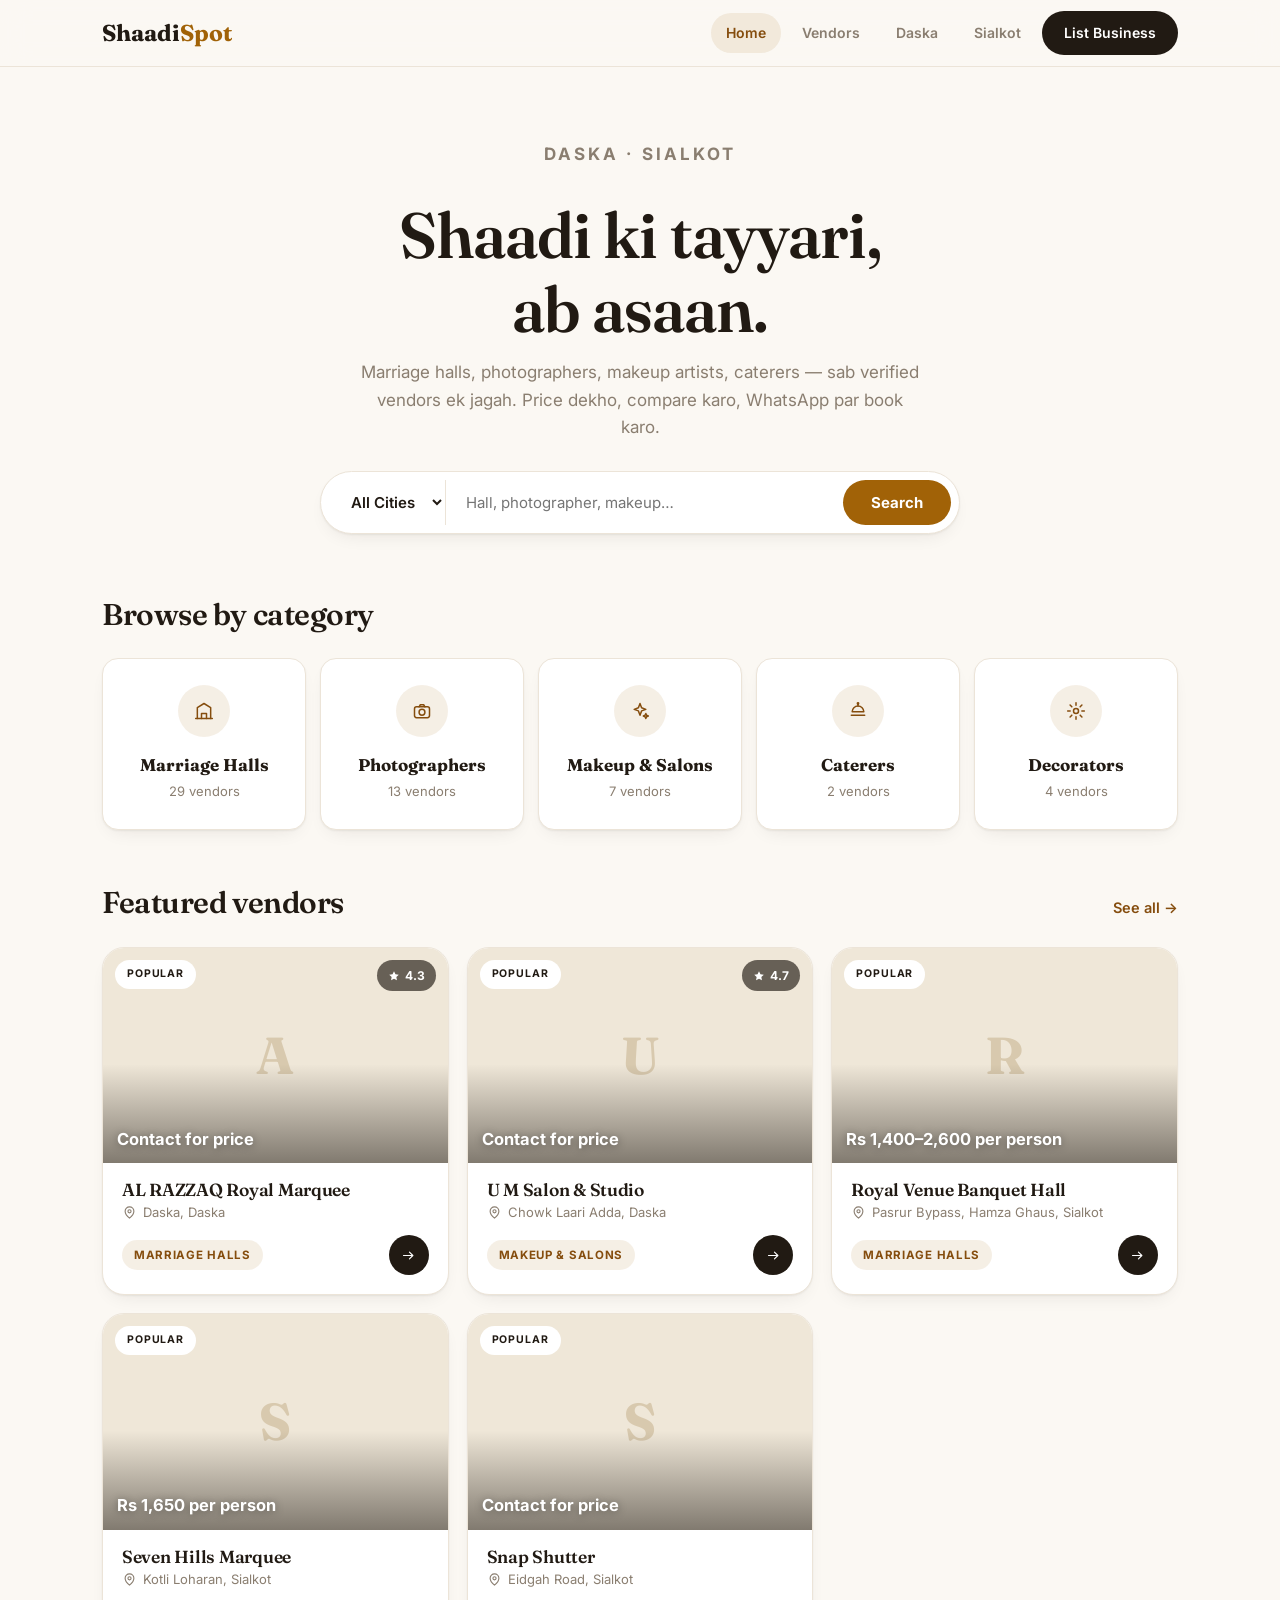
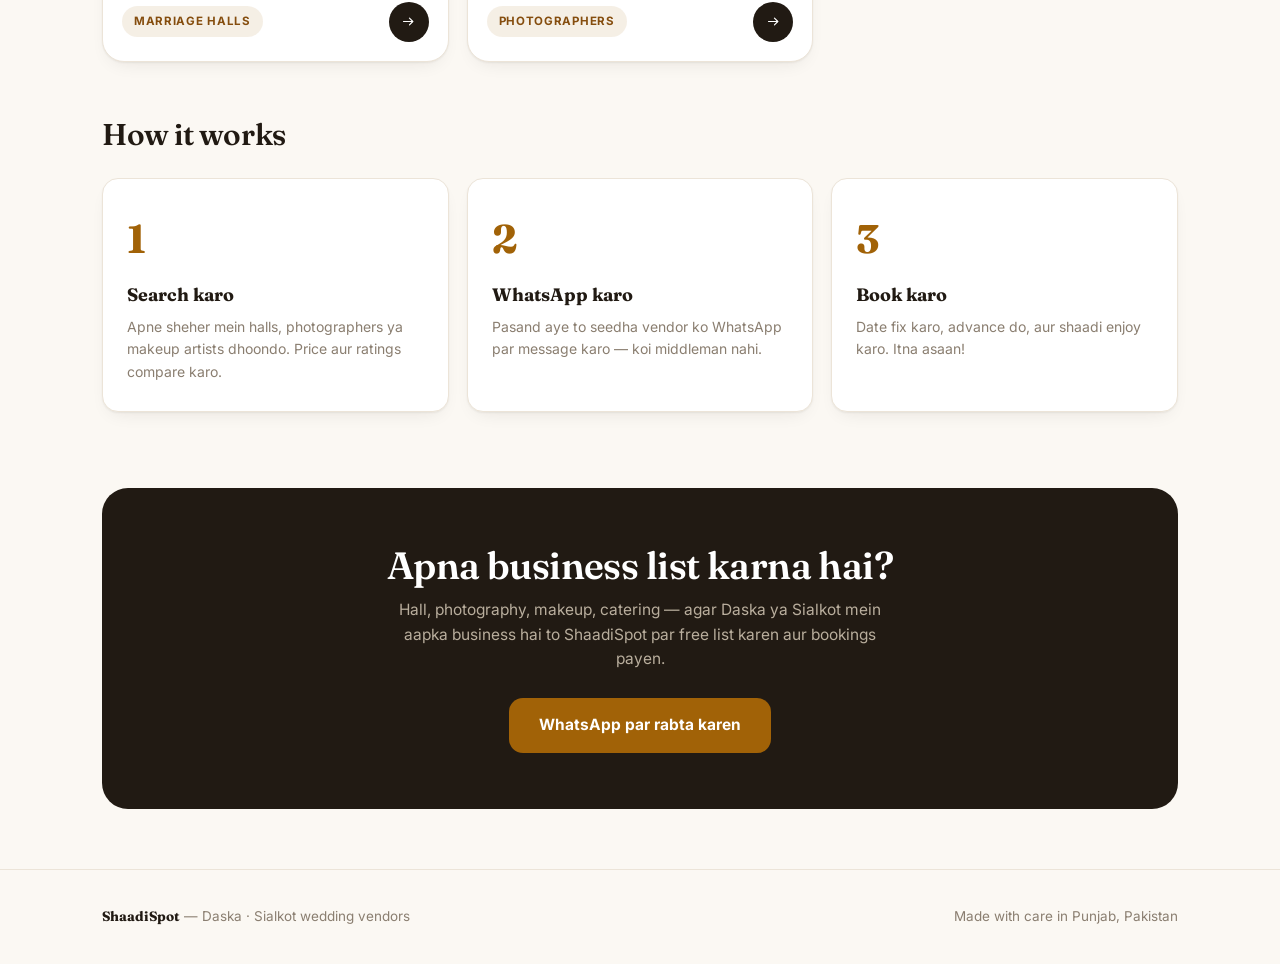
<file: index.html>
<!DOCTYPE html>
<html lang="en">
<head>
<meta charset="UTF-8">
<meta name="viewport" content="width=device-width, initial-scale=1.0">
<title>ShaadiSpot — Shaadi Vendors in Daska & Sialkot</title>
<meta name="description" content="Find marriage halls, photographers, makeup artists, caterers and decorators in Daska and Sialkot. Compare prices, check ratings, book on WhatsApp.">
<link rel="preconnect" href="https://fonts.googleapis.com">
<link href="https://fonts.googleapis.com/css2?family=Fraunces:opsz,wght@9..144,500;9..144,600;9..144,700&family=Inter:wght@400;500;600;700&display=swap" rel="stylesheet">
<link rel="stylesheet" href="css/style.css">
</head>
<body>
<nav class="nav"><div class="wrap nav-in">
  <a class="brand" href="index.html">Shaadi<em>Spot</em></a>
  <div class="nav-links">
    <a href="index.html" class="active">Home</a>
    <a href="vendors.html">Vendors</a>
    <a href="vendors.html?city=Daska">Daska</a>
    <a href="vendors.html?city=Sialkot">Sialkot</a>
    <a href="list-business.html" class="nav-cta">List Business</a>
  </div>
</div></nav>

<header class="hero"><div class="wrap">
  <p class="eyebrow">Daska · Sialkot</p>
  <h1>Shaadi ki tayyari,<br>ab asaan.</h1>
  <p>Marriage halls, photographers, makeup artists, caterers — sab verified vendors ek jagah. Price dekho, compare karo, WhatsApp par book karo.</p>
  <form class="searchbar" action="vendors.html" method="GET">
    <select name="city" aria-label="City">
      <option value="">All Cities</option>
      <option value="Daska">Daska</option>
      <option value="Sialkot">Sialkot</option>
    </select>
    <input name="q" placeholder="Hall, photographer, makeup…" autocomplete="off">
    <button type="submit">Search</button>
  </form>
</div></header>

<main class="wrap">
  <section class="sec" style="padding-top:10px">
    <div class="sec-head"><h2>Browse by category</h2></div>
    <div class="cats" id="cats"></div>
  </section>

  <section class="sec" style="padding-top:0">
    <div class="sec-head"><h2>Featured vendors</h2><a class="link" href="vendors.html">See all →</a></div>
    <div class="grid" id="featured"></div>
  </section>

  <section class="sec" style="padding-top:0">
    <div class="sec-head"><h2>How it works</h2></div>
    <div class="steps">
      <div class="step"><div class="n">1</div><b>Search karo</b><p>Apne sheher mein halls, photographers ya makeup artists dhoondo. Price aur ratings compare karo.</p></div>
      <div class="step"><div class="n">2</div><b>WhatsApp karo</b><p>Pasand aye to seedha vendor ko WhatsApp par message karo — koi middleman nahi.</p></div>
      <div class="step"><div class="n">3</div><b>Book karo</b><p>Date fix karo, advance do, aur shaadi enjoy karo. Itna asaan!</p></div>
    </div>
  </section>

  <section><div class="band">
    <h2>Apna business list karna hai?</h2>
    <p>Hall, photography, makeup, catering — agar Daska ya Sialkot mein aapka business hai to ShaadiSpot par free list karen aur bookings payen.</p>
    <a class="btn" id="listCta" href="#">WhatsApp par rabta karen</a>
  </div></section>
</main>

<footer><div class="wrap foot-in">
  <span><b style="font-family:var(--serif);color:var(--ink)">ShaadiSpot</b> — Daska · Sialkot wedding vendors</span>
  <span>Made with care in Punjab, Pakistan</span>
</div></footer>

<script src="js/app.js"></script>
<script>SS.home();</script>
</body>
</html>
</file>
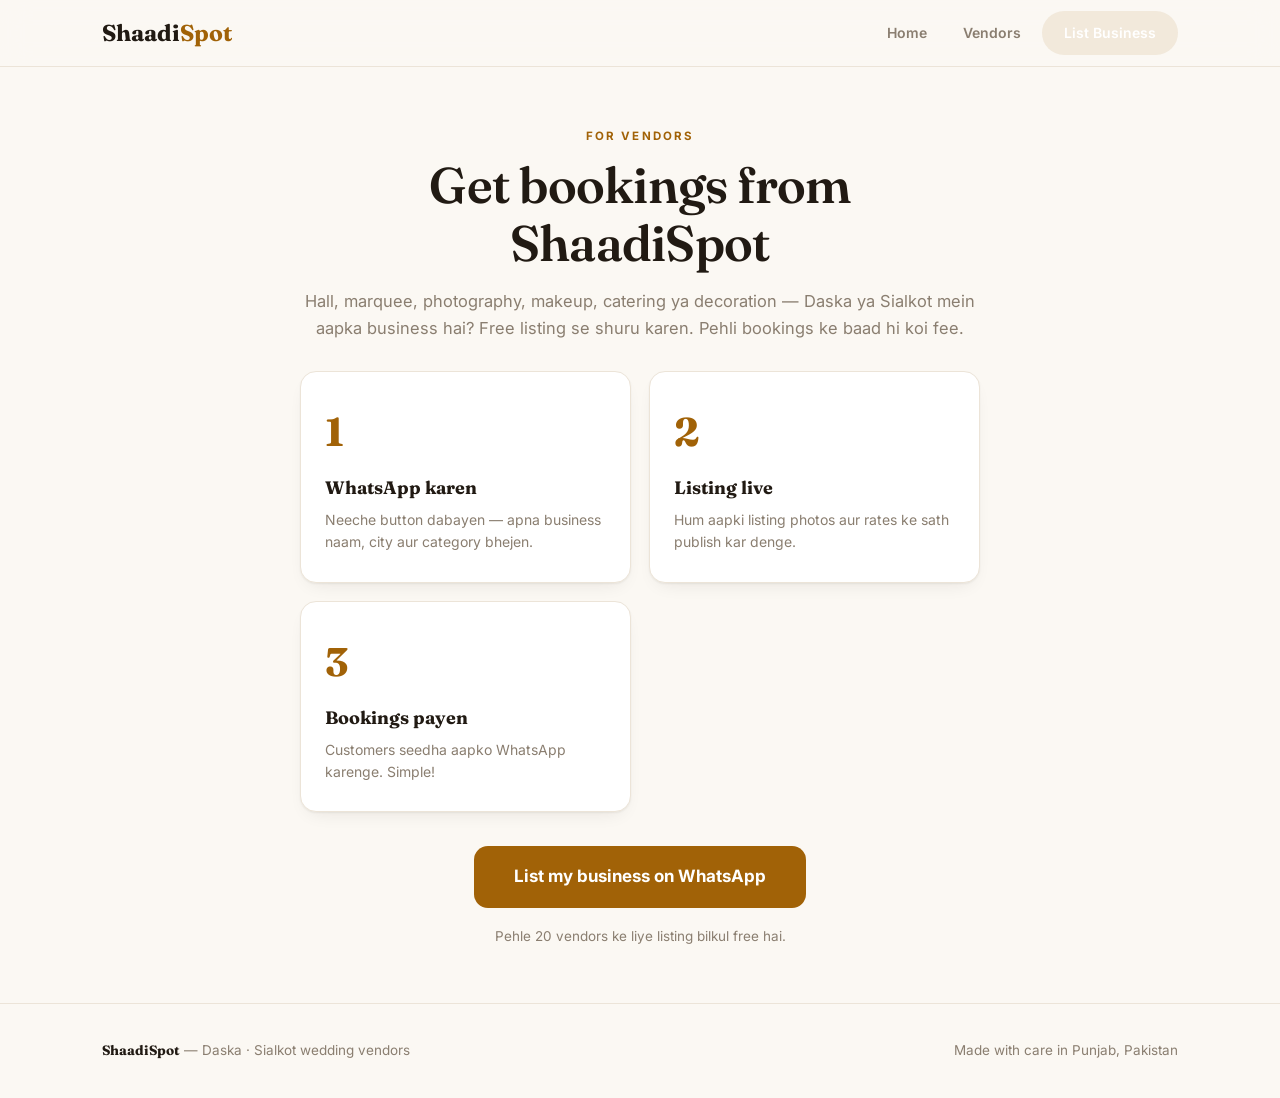
<file: list-business.html>
<!DOCTYPE html>
<html lang="en">
<head>
<meta charset="UTF-8">
<meta name="viewport" content="width=device-width, initial-scale=1.0">
<title>List Your Business — ShaadiSpot</title>
<link rel="preconnect" href="https://fonts.googleapis.com">
<link href="https://fonts.googleapis.com/css2?family=Fraunces:opsz,wght@9..144,500;9..144,600;9..144,700&family=Inter:wght@400;500;600;700&display=swap" rel="stylesheet">
<link rel="stylesheet" href="css/style.css">
</head>
<body>
<nav class="nav"><div class="wrap nav-in">
  <a class="brand" href="index.html">Shaadi<em>Spot</em></a>
  <div class="nav-links">
    <a href="index.html">Home</a>
    <a href="vendors.html">Vendors</a>
    <a href="list-business.html" class="nav-cta active">List Business</a>
  </div>
</div></nav>

<main class="wrap">
  <section class="sec" style="max-width:680px;margin:0 auto;text-align:center;padding-top:60px">
    <p class="eyebrow">For vendors</p>
    <h1 style="font-size:clamp(32px,5vw,50px);margin:12px 0 16px">Get bookings from ShaadiSpot</h1>
    <p style="color:var(--muted);font-size:16.5px;margin-bottom:30px">Hall, marquee, photography, makeup, catering ya decoration — Daska ya Sialkot mein aapka business hai? Free listing se shuru karen. Pehli bookings ke baad hi koi fee.</p>
    <div class="steps" style="text-align:left;margin-bottom:34px">
      <div class="step"><div class="n">1</div><b>WhatsApp karen</b><p>Neeche button dabayen — apna business naam, city aur category bhejen.</p></div>
      <div class="step"><div class="n">2</div><b>Listing live</b><p>Hum aapki listing photos aur rates ke sath publish kar denge.</p></div>
      <div class="step"><div class="n">3</div><b>Bookings payen</b><p>Customers seedha aapko WhatsApp karenge. Simple!</p></div>
    </div>
    <a class="btn" id="vendorWa" href="#" style="background:var(--gold);color:#fff;font-size:17px;padding:17px 40px">List my business on WhatsApp</a>
    <p style="color:var(--muted);font-size:13.5px;margin-top:18px">Pehle 20 vendors ke liye listing bilkul free hai.</p>
  </section>
</main>

<footer><div class="wrap foot-in">
  <span><b style="font-family:var(--serif);color:var(--ink)">ShaadiSpot</b> — Daska · Sialkot wedding vendors</span>
  <span>Made with care in Punjab, Pakistan</span>
</div></footer>

<script src="js/app.js"></script>
<script>
document.getElementById('vendorWa').href = SS.waLink("Assalam-o-Alaikum! Main apna business ShaadiSpot par list karna chahta hun.");
</script>
</body>
</html>
</file>
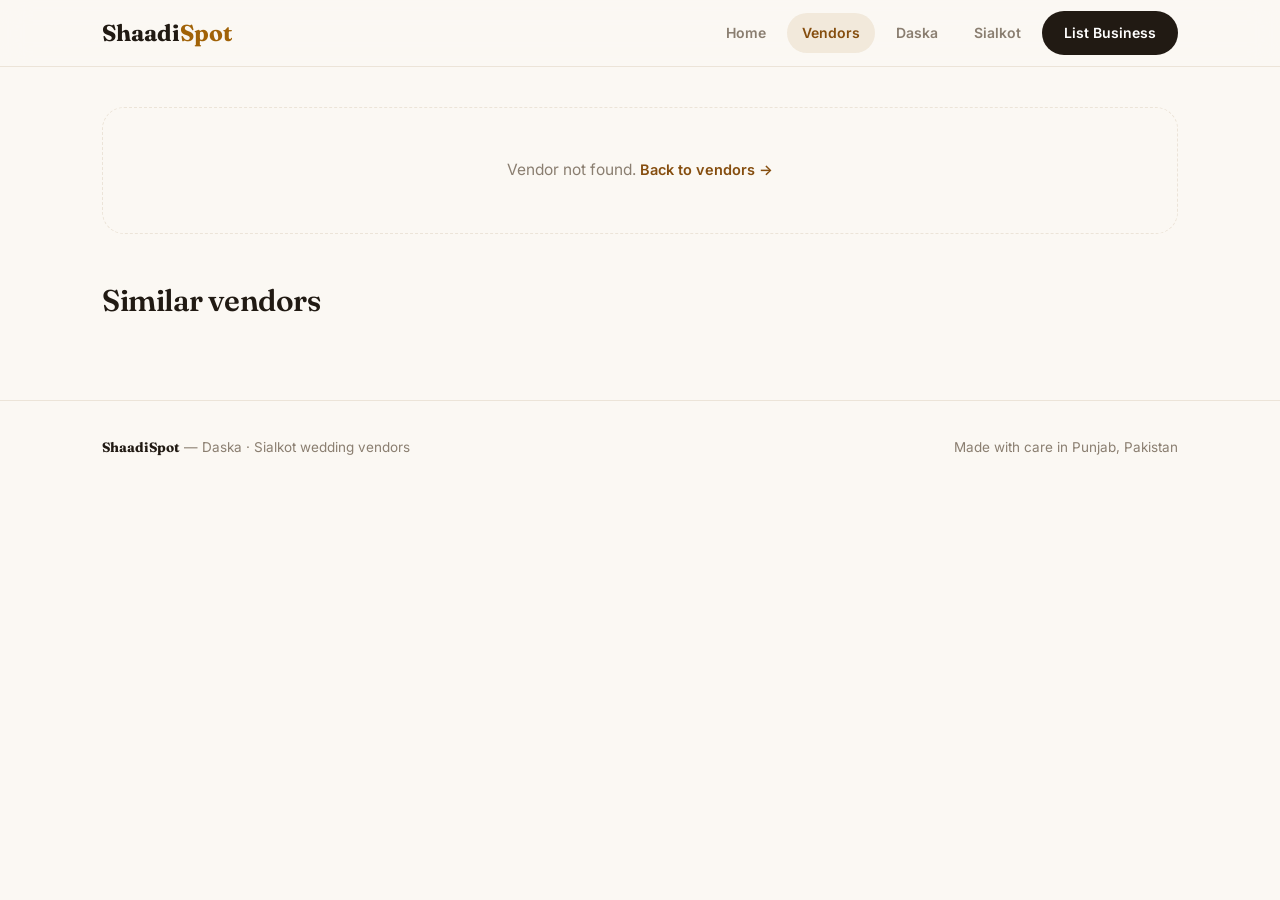
<file: vendor.html>
<!DOCTYPE html>
<html lang="en">
<head>
<meta charset="UTF-8">
<meta name="viewport" content="width=device-width, initial-scale=1.0">
<title>Vendor — ShaadiSpot</title>
<link rel="preconnect" href="https://fonts.googleapis.com">
<link href="https://fonts.googleapis.com/css2?family=Fraunces:opsz,wght@9..144,500;9..144,600;9..144,700&family=Inter:wght@400;500;600;700&display=swap" rel="stylesheet">
<link rel="stylesheet" href="css/style.css">
</head>
<body>
<nav class="nav"><div class="wrap nav-in">
  <a class="brand" href="index.html">Shaadi<em>Spot</em></a>
  <div class="nav-links">
    <a href="index.html">Home</a>
    <a href="vendors.html" class="active">Vendors</a>
    <a href="vendors.html?city=Daska">Daska</a>
    <a href="vendors.html?city=Sialkot">Sialkot</a>
    <a href="list-business.html" class="nav-cta">List Business</a>
  </div>
</div></nav>

<main class="wrap"><div id="detail"></div>
  <section class="sec" style="padding-top:10px">
    <div class="sec-head"><h2>Similar vendors</h2></div>
    <div class="grid" id="similar"></div>
  </section>
</main>

<footer><div class="wrap foot-in">
  <span><b style="font-family:var(--serif);color:var(--ink)">ShaadiSpot</b> — Daska · Sialkot wedding vendors</span>
  <span>Made with care in Punjab, Pakistan</span>
</div></footer>

<script src="js/app.js"></script>
<script>SS.detail();</script>
</body>
</html>
</file>
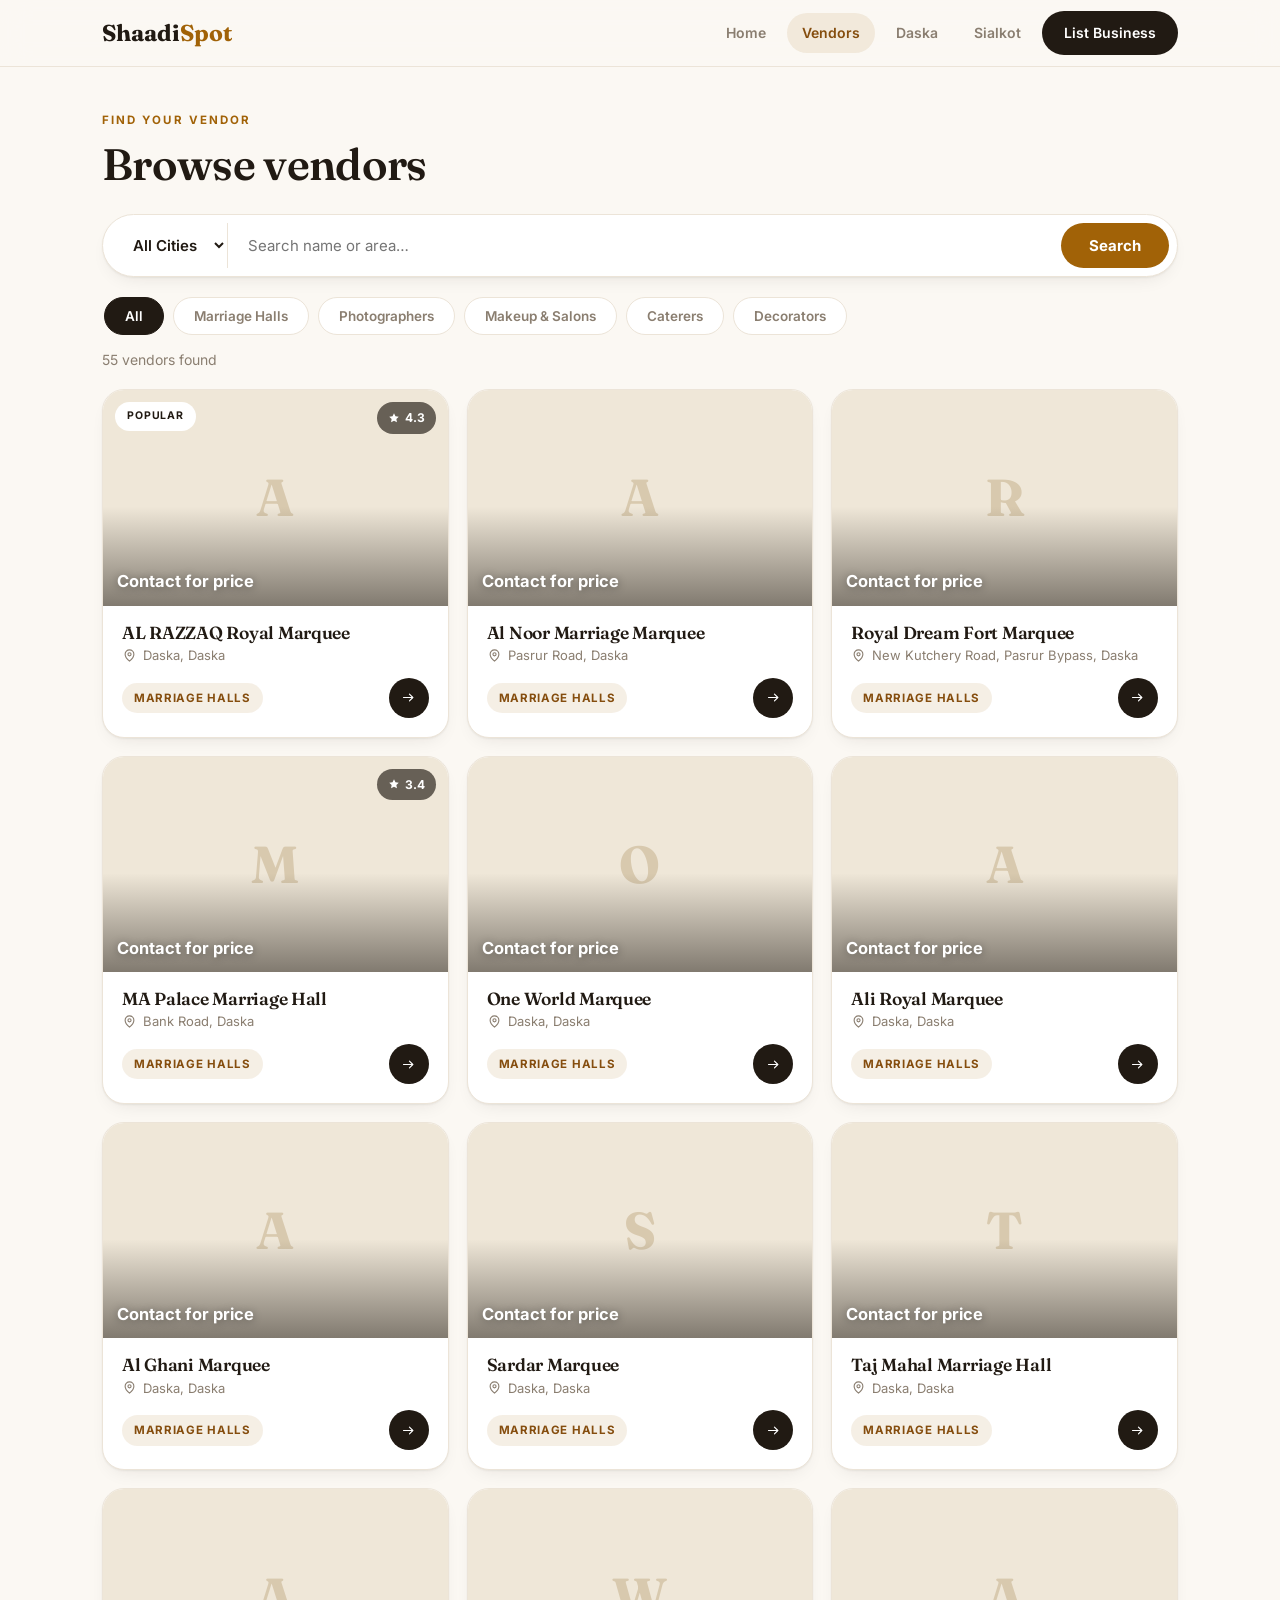
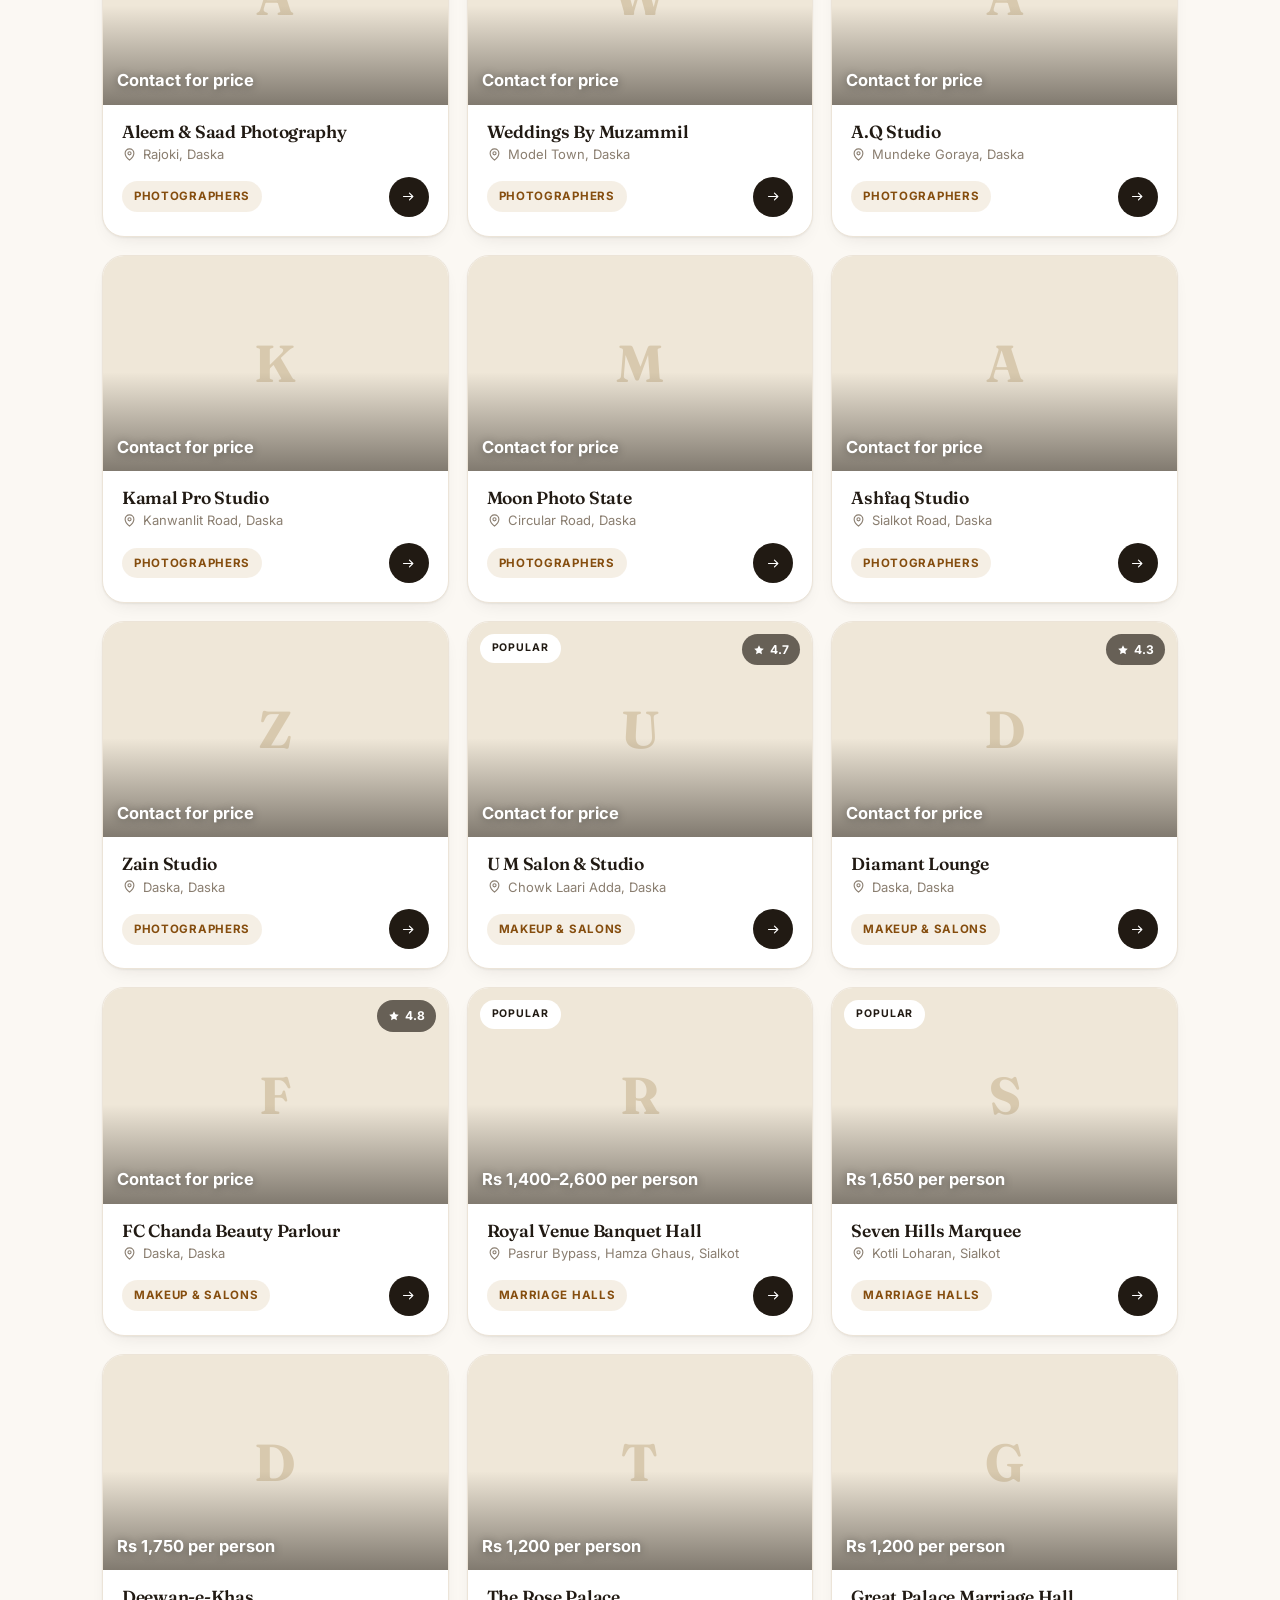
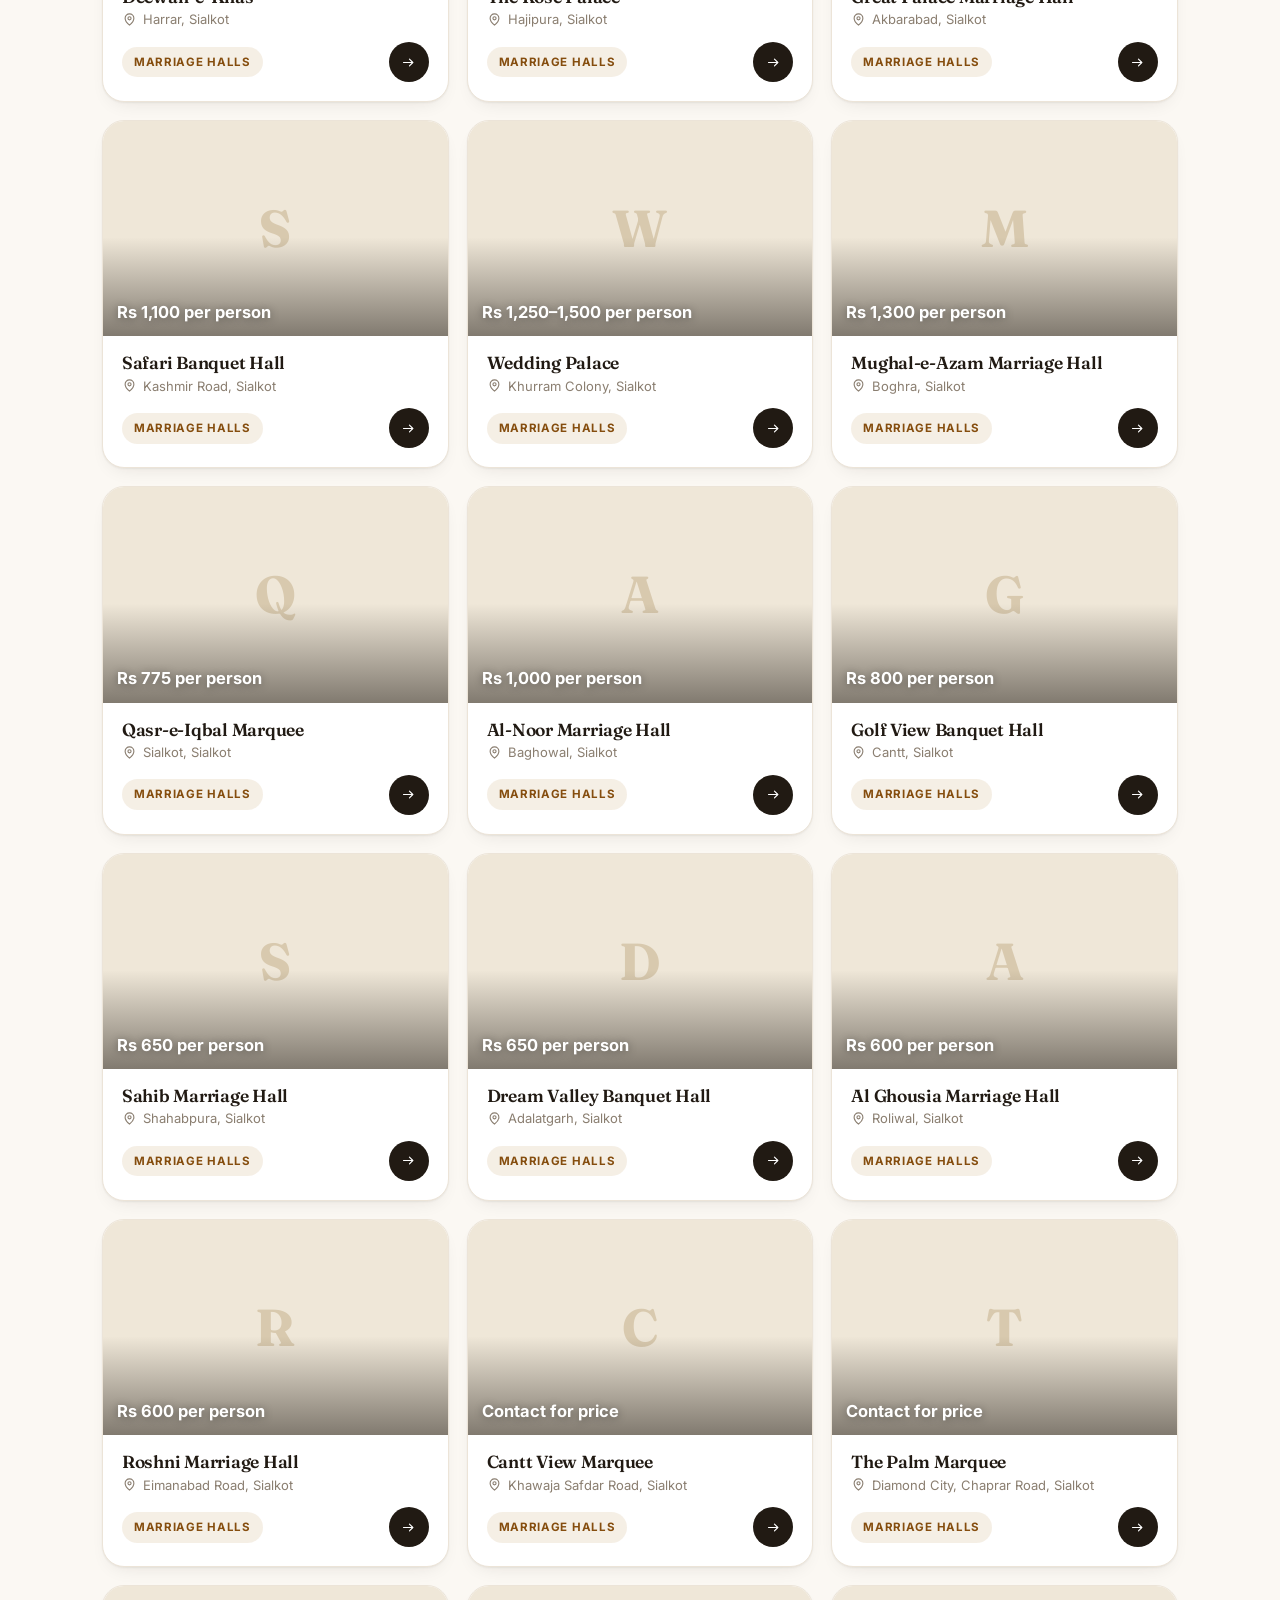
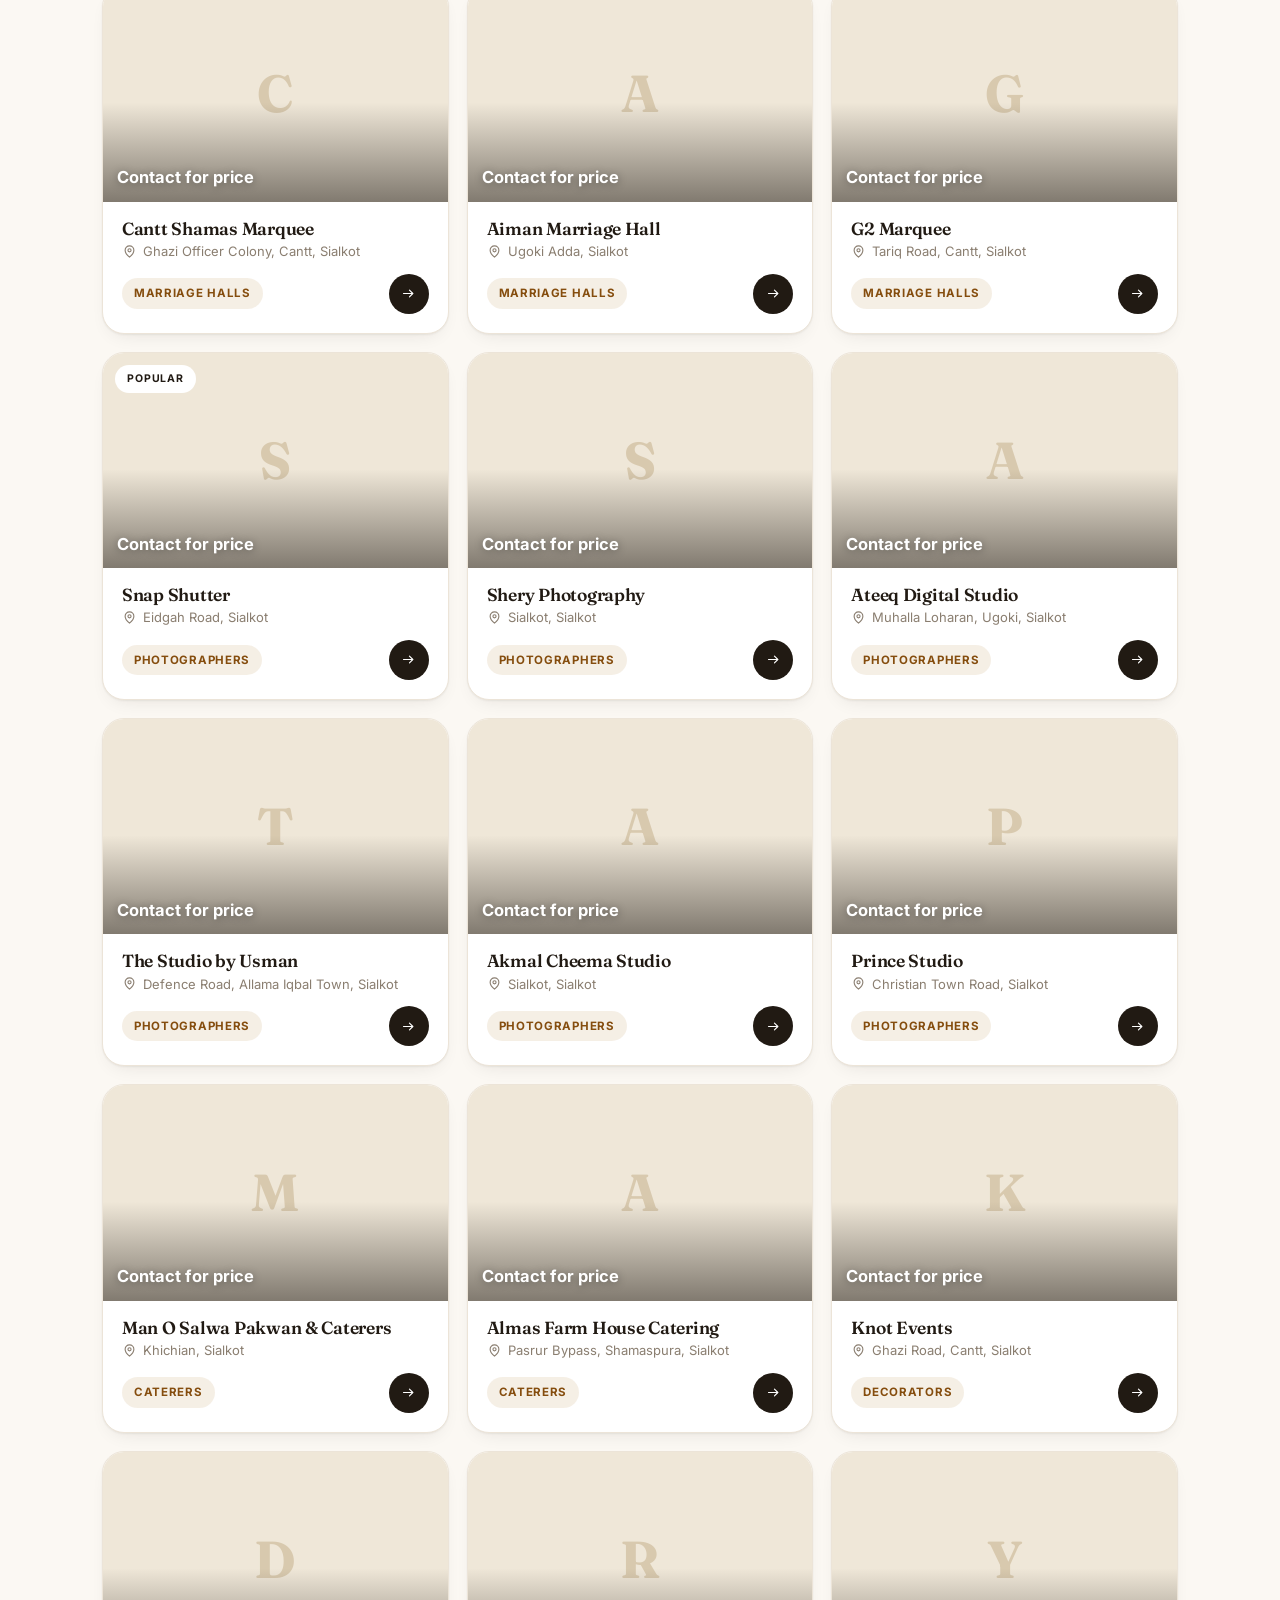
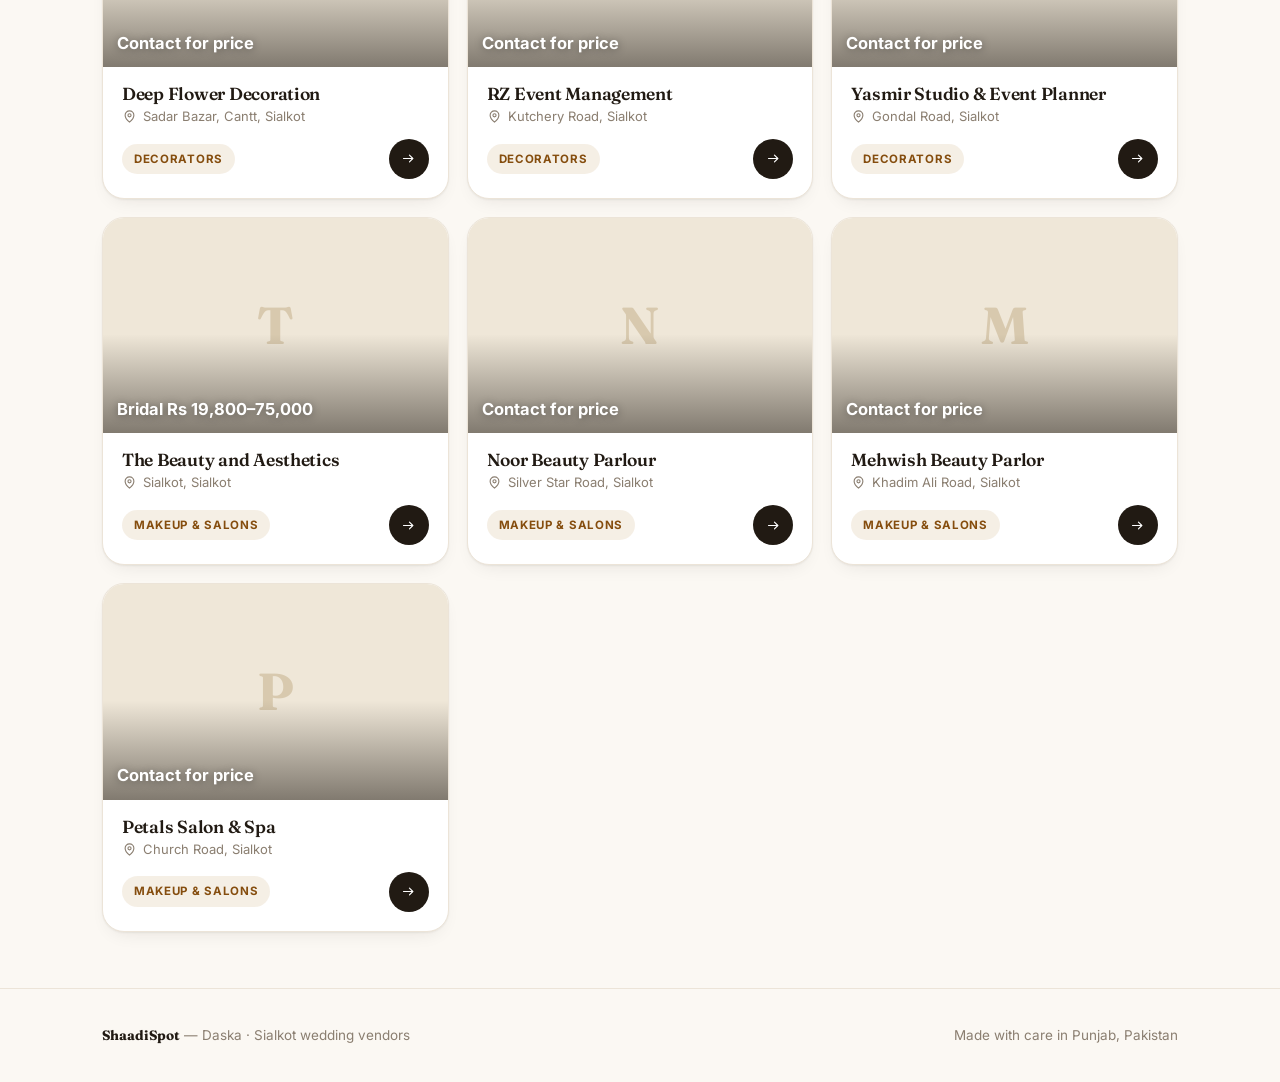
<file: vendors.html>
<!DOCTYPE html>
<html lang="en">
<head>
<meta charset="UTF-8">
<meta name="viewport" content="width=device-width, initial-scale=1.0">
<title>Vendors — ShaadiSpot</title>
<meta name="description" content="Browse wedding halls, photographers, makeup artists, caterers and decorators in Daska and Sialkot.">
<link rel="preconnect" href="https://fonts.googleapis.com">
<link href="https://fonts.googleapis.com/css2?family=Fraunces:opsz,wght@9..144,500;9..144,600;9..144,700&family=Inter:wght@400;500;600;700&display=swap" rel="stylesheet">
<link rel="stylesheet" href="css/style.css">
</head>
<body>
<nav class="nav"><div class="wrap nav-in">
  <a class="brand" href="index.html">Shaadi<em>Spot</em></a>
  <div class="nav-links">
    <a href="index.html">Home</a>
    <a href="vendors.html" class="active">Vendors</a>
    <a href="vendors.html?city=Daska">Daska</a>
    <a href="vendors.html?city=Sialkot">Sialkot</a>
    <a href="list-business.html" class="nav-cta">List Business</a>
  </div>
</div></nav>

<main class="wrap">
  <section class="sec" style="padding-top:44px">
    <p class="eyebrow">Find your vendor</p>
    <h1 style="font-size:clamp(30px,4.5vw,44px);margin:10px 0 24px">Browse vendors</h1>
    <form class="searchbar" id="filterSearch" style="margin:0 0 8px;max-width:100%">
      <select name="city" id="fCity" aria-label="City">
        <option value="">All Cities</option>
        <option value="Daska">Daska</option>
        <option value="Sialkot">Sialkot</option>
      </select>
      <input name="q" id="fQ" placeholder="Search name or area…" autocomplete="off">
      <button type="submit">Search</button>
    </form>
    <div class="pills" id="catPills" style="margin-top:14px"></div>
    <p class="count" id="count"></p>
    <div class="grid" id="grid"></div>
    <div class="empty" id="empty" style="display:none"><p>No vendors match. Try a different search.</p></div>
  </section>
</main>

<footer><div class="wrap foot-in">
  <span><b style="font-family:var(--serif);color:var(--ink)">ShaadiSpot</b> — Daska · Sialkot wedding vendors</span>
  <span>Made with care in Punjab, Pakistan</span>
</div></footer>

<script src="js/app.js"></script>
<script>SS.listing();</script>
</body>
</html>
</file>
<file: css/style.css>
/* ShaadiSpot — premium editorial wedding aesthetic. Warm neutrals, one gold accent. */
:root{
  --bg:#FBF8F3; --surface:#FFFFFF; --ink:#211A13; --muted:#8A7E70;
  --line:#ECE4D8; --gold:#A16207; --gold-deep:#854D0E; --gold-soft:rgba(161,98,7,.10);
  --green:#1F7A4D; --green-soft:rgba(31,122,77,.12);
  --r:16px; --r-lg:22px;
  --shadow:0 1px 2px rgba(33,26,19,.05),0 14px 34px -14px rgba(33,26,19,.16);
  --shadow-sm:0 1px 2px rgba(33,26,19,.06),0 8px 20px -10px rgba(33,26,19,.12);
  --serif:'Fraunces',Georgia,serif; --sans:'Inter',system-ui,-apple-system,sans-serif;
}
*{margin:0;padding:0;box-sizing:border-box}
body{font-family:var(--sans);background:var(--bg);color:var(--ink);font-size:15.5px;line-height:1.6;
  -webkit-font-smoothing:antialiased;padding-bottom:0}
h1,h2,h3{font-family:var(--serif);font-weight:600;letter-spacing:-.015em;line-height:1.15}
a{color:inherit;text-decoration:none}
img{max-width:100%}
.wrap{max-width:1120px;margin:0 auto;padding:0 22px}
.ic{width:20px;height:20px;flex:none}
.ic-sm{width:15px;height:15px;flex:none}

/* nav */
.nav{position:sticky;top:0;z-index:50;background:rgba(251,248,243,.92);
  -webkit-backdrop-filter:blur(14px);backdrop-filter:blur(14px);border-bottom:1px solid var(--line)}
.nav-in{display:flex;align-items:center;justify-content:space-between;height:66px}
.brand{font-family:var(--serif);font-size:23px;font-weight:700}
.brand em{font-style:normal;color:var(--gold)}
.nav-links{display:flex;gap:6px;align-items:center}
.nav-links a{padding:9px 15px;border-radius:999px;font-size:14px;font-weight:600;color:var(--muted)}
.nav-links a:hover{color:var(--ink)}
.nav-links a.active{background:var(--gold-soft);color:var(--gold-deep)}
.nav-cta{background:var(--ink);color:#fff!important;padding:11px 22px!important;border-radius:999px;font-weight:600}
@media(max-width:720px){.nav-links a:not(.nav-cta):not(.active){display:none}}

/* hero */
.hero{padding:74px 0 54px;text-align:center}
.eyebrow{font-size:11.5px;font-weight:700;letter-spacing:.18em;text-transform:uppercase;color:var(--gold)}
.hero h1{font-size:clamp(38px,6vw,64px);margin:16px 0 14px;max-width:720px;margin-left:auto;margin-right:auto}
.hero p{color:var(--muted);font-size:17px;max-width:560px;margin:0 auto 30px}
.searchbar{display:flex;gap:10px;max-width:640px;margin:0 auto;background:var(--surface);
  border:1px solid var(--line);border-radius:999px;padding:8px 8px 8px 22px;box-shadow:var(--shadow-sm)}
.searchbar select,.searchbar input{border:none;outline:none;background:transparent;font-size:15px;
  font-family:inherit;color:var(--ink);padding:12px 4px}
.searchbar select{font-weight:600;cursor:pointer;border-right:1px solid var(--line);padding-right:14px;margin-right:6px}
.searchbar input{flex:1;min-width:0}
.searchbar button{background:var(--gold);color:#fff;border:none;border-radius:999px;padding:13px 28px;
  font-weight:700;font-size:15px;cursor:pointer;font-family:inherit}
.searchbar button:active{transform:scale(.97)}
@media(max-width:560px){.searchbar{flex-wrap:wrap;border-radius:20px}.searchbar select{border-right:none;width:100%;border-bottom:1px solid var(--line)}.searchbar button{width:100%}}

/* sections */
.sec{padding:56px 0}
.sec-head{display:flex;justify-content:space-between;align-items:baseline;margin-bottom:26px}
.sec-head h2{font-size:30px}
.link{color:var(--gold-deep);font-weight:600;font-size:14.5px}

/* category cards */
.cats{display:grid;grid-template-columns:repeat(auto-fit,minmax(150px,1fr));gap:14px}
.cat{background:var(--surface);border:1px solid var(--line);border-radius:var(--r);padding:26px 20px;
  text-align:center;box-shadow:var(--shadow-sm);transition:transform .18s}
.cat:hover{transform:translateY(-4px)}
.cat .glyph{width:52px;height:52px;border-radius:50%;background:var(--gold-soft);color:var(--gold-deep);
  display:flex;align-items:center;justify-content:center;margin:0 auto 14px}
.cat b{font-family:var(--serif);font-size:17px;display:block}
.cat small{color:var(--muted);font-size:13px}

/* vendor cards */
.grid{display:grid;grid-template-columns:repeat(auto-fill,minmax(260px,1fr));gap:18px}
.vcard{background:var(--surface);border:1px solid var(--line);border-radius:var(--r-lg);overflow:hidden;
  box-shadow:var(--shadow-sm);transition:transform .18s,box-shadow .18s;display:block}
.vcard:hover{transform:translateY(-4px);box-shadow:var(--shadow)}
.vmedia{position:relative;aspect-ratio:16/10;background:#EFE7D8;display:flex;align-items:center;justify-content:center;overflow:hidden}
.vmedia .mono{font-family:var(--serif);font-size:52px;font-weight:700;color:#D8C9AE}
.vmedia::after{content:'';position:absolute;inset:0;background:linear-gradient(to top,rgba(20,14,8,.5),transparent 46%)}
.vprice{position:absolute;left:14px;bottom:11px;z-index:1;color:#fff;font-weight:700;font-size:16.5px;text-shadow:0 1px 8px rgba(0,0,0,.4)}
.vtag{position:absolute;top:12px;left:12px;z-index:1;background:#fff;color:var(--ink);font-size:10.5px;
  font-weight:700;letter-spacing:.08em;text-transform:uppercase;padding:6px 12px;border-radius:999px}
.vrating{position:absolute;top:12px;right:12px;z-index:1;background:rgba(20,14,8,.62);color:#fff;font-size:12px;
  font-weight:700;padding:6px 11px;border-radius:999px;display:flex;align-items:center;gap:5px}
.vbody{padding:17px 19px 19px}
.vbody h3{font-size:17.5px;margin-bottom:2px}
.vcity{font-size:13px;color:var(--muted);margin-bottom:10px;display:flex;align-items:center;gap:6px}
.vfoot{display:flex;justify-content:space-between;align-items:center;margin-top:12px}
.vcat{font-size:11.5px;font-weight:700;letter-spacing:.06em;text-transform:uppercase;color:var(--gold-deep);
  background:var(--gold-soft);padding:6px 12px;border-radius:999px}
.varrow{width:40px;height:40px;border-radius:50%;background:var(--ink);color:#fff;display:flex;
  align-items:center;justify-content:center}

/* pills / filters */
.pills{display:flex;gap:9px;overflow-x:auto;padding:6px 2px 14px;scrollbar-width:none}
.pills::-webkit-scrollbar{display:none}
.pill{white-space:nowrap;border:1px solid var(--line);background:var(--surface);color:var(--muted);
  border-radius:999px;padding:10px 20px;font-size:13.5px;font-weight:600;cursor:pointer;font-family:inherit}
.pill.active{background:var(--ink);border-color:var(--ink);color:#fff}
.count{color:var(--muted);font-size:14px;margin-bottom:18px}

/* detail */
.detail-hero{background:var(--surface);border:1px solid var(--line);border-radius:var(--r-lg);overflow:hidden;
  box-shadow:var(--shadow-sm);margin:26px 0}
.detail-media{position:relative;aspect-ratio:21/9;background:#EFE7D8;display:flex;align-items:center;justify-content:center}
.detail-media .mono{font-family:var(--serif);font-size:88px;font-weight:700;color:#D8C9AE}
.detail-body{padding:28px 30px}
.detail-body h1{font-size:34px;margin:8px 0 4px}
.dmeta{display:flex;gap:16px;flex-wrap:wrap;color:var(--muted);font-size:14px;margin:12px 0 18px}
.dmeta span{display:flex;align-items:center;gap:7px}
.dprice{font-family:var(--serif);font-size:26px;font-weight:700;margin:6px 0 20px}
.dprice small{font-family:var(--sans);font-size:13.5px;font-weight:500;color:var(--muted)}
.dactions{display:flex;gap:12px;flex-wrap:wrap;margin-top:6px}
.btn{display:inline-flex;align-items:center;justify-content:center;gap:9px;border:none;border-radius:14px;
  padding:15px 30px;font-size:15.5px;font-weight:700;cursor:pointer;font-family:inherit;text-align:center}
.btn-wa{background:#1F7A4D;color:#fff}
.btn-call{background:var(--ink);color:#fff}
.btn:active{transform:scale(.98)}
.note{background:var(--gold-soft);border:1px solid var(--gold);color:var(--gold-deep);border-radius:12px;
  padding:13px 17px;font-size:13.5px;margin-top:22px}

/* steps */
.steps{display:grid;grid-template-columns:repeat(auto-fit,minmax(220px,1fr));gap:18px}
.step{background:var(--surface);border:1px solid var(--line);border-radius:var(--r);padding:28px 24px;box-shadow:var(--shadow-sm)}
.step .n{font-family:var(--serif);font-size:40px;color:var(--gold);font-weight:700}
.step b{font-family:var(--serif);font-size:18px;display:block;margin:10px 0 6px}
.step p{color:var(--muted);font-size:14px}

/* cta band */
.band{background:var(--ink);color:#F5EFE4;border-radius:26px;padding:56px 40px;text-align:center;margin:20px 0 60px}
.band h2{font-size:clamp(26px,4vw,38px);color:#fff;margin-bottom:10px}
.band p{color:#B9AE9D;max-width:520px;margin:0 auto 26px}
.band .btn{background:var(--gold);color:#fff}

/* footer */
footer{border-top:1px solid var(--line);padding:36px 0;color:var(--muted);font-size:13.5px}
.foot-in{display:flex;justify-content:space-between;gap:20px;flex-wrap:wrap;align-items:center}

/* empty */
.empty{border:1.5px dashed var(--line);border-radius:var(--r-lg);padding:50px 24px;text-align:center;color:var(--muted)}
</file>
